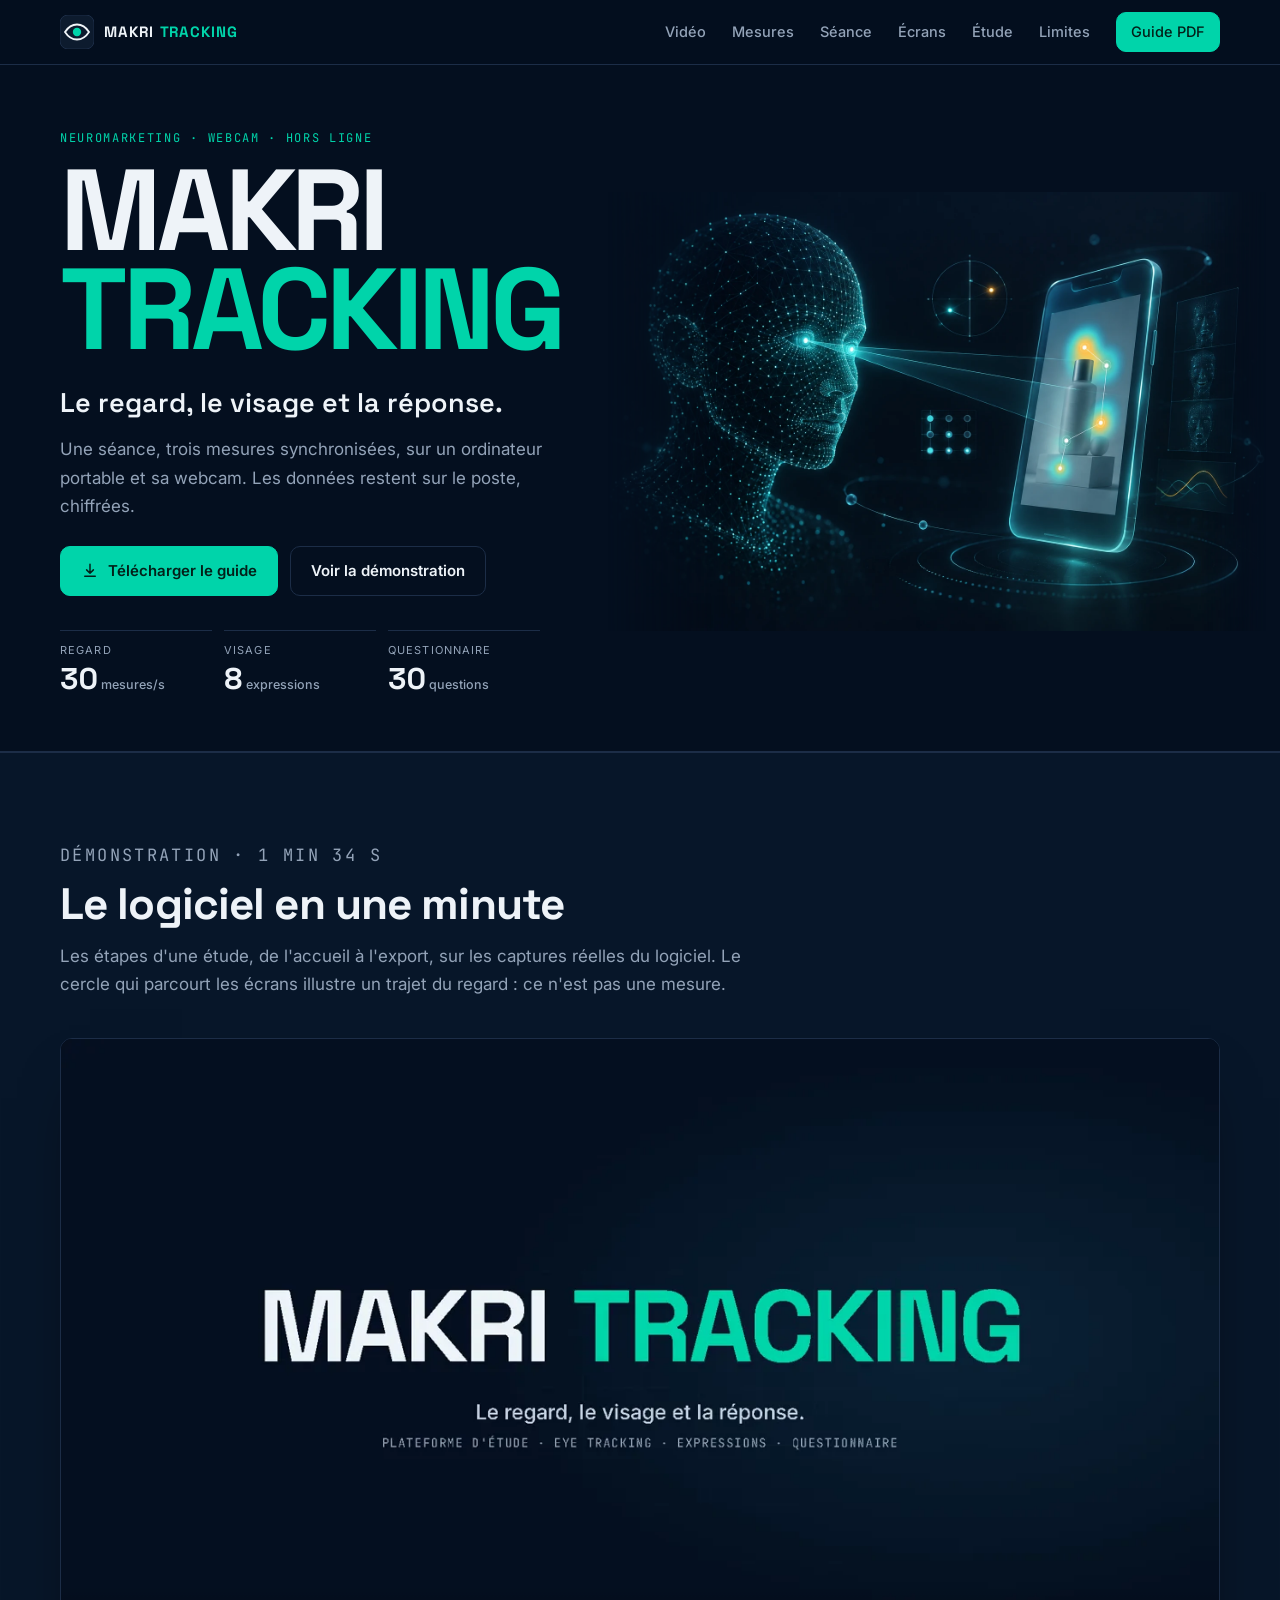
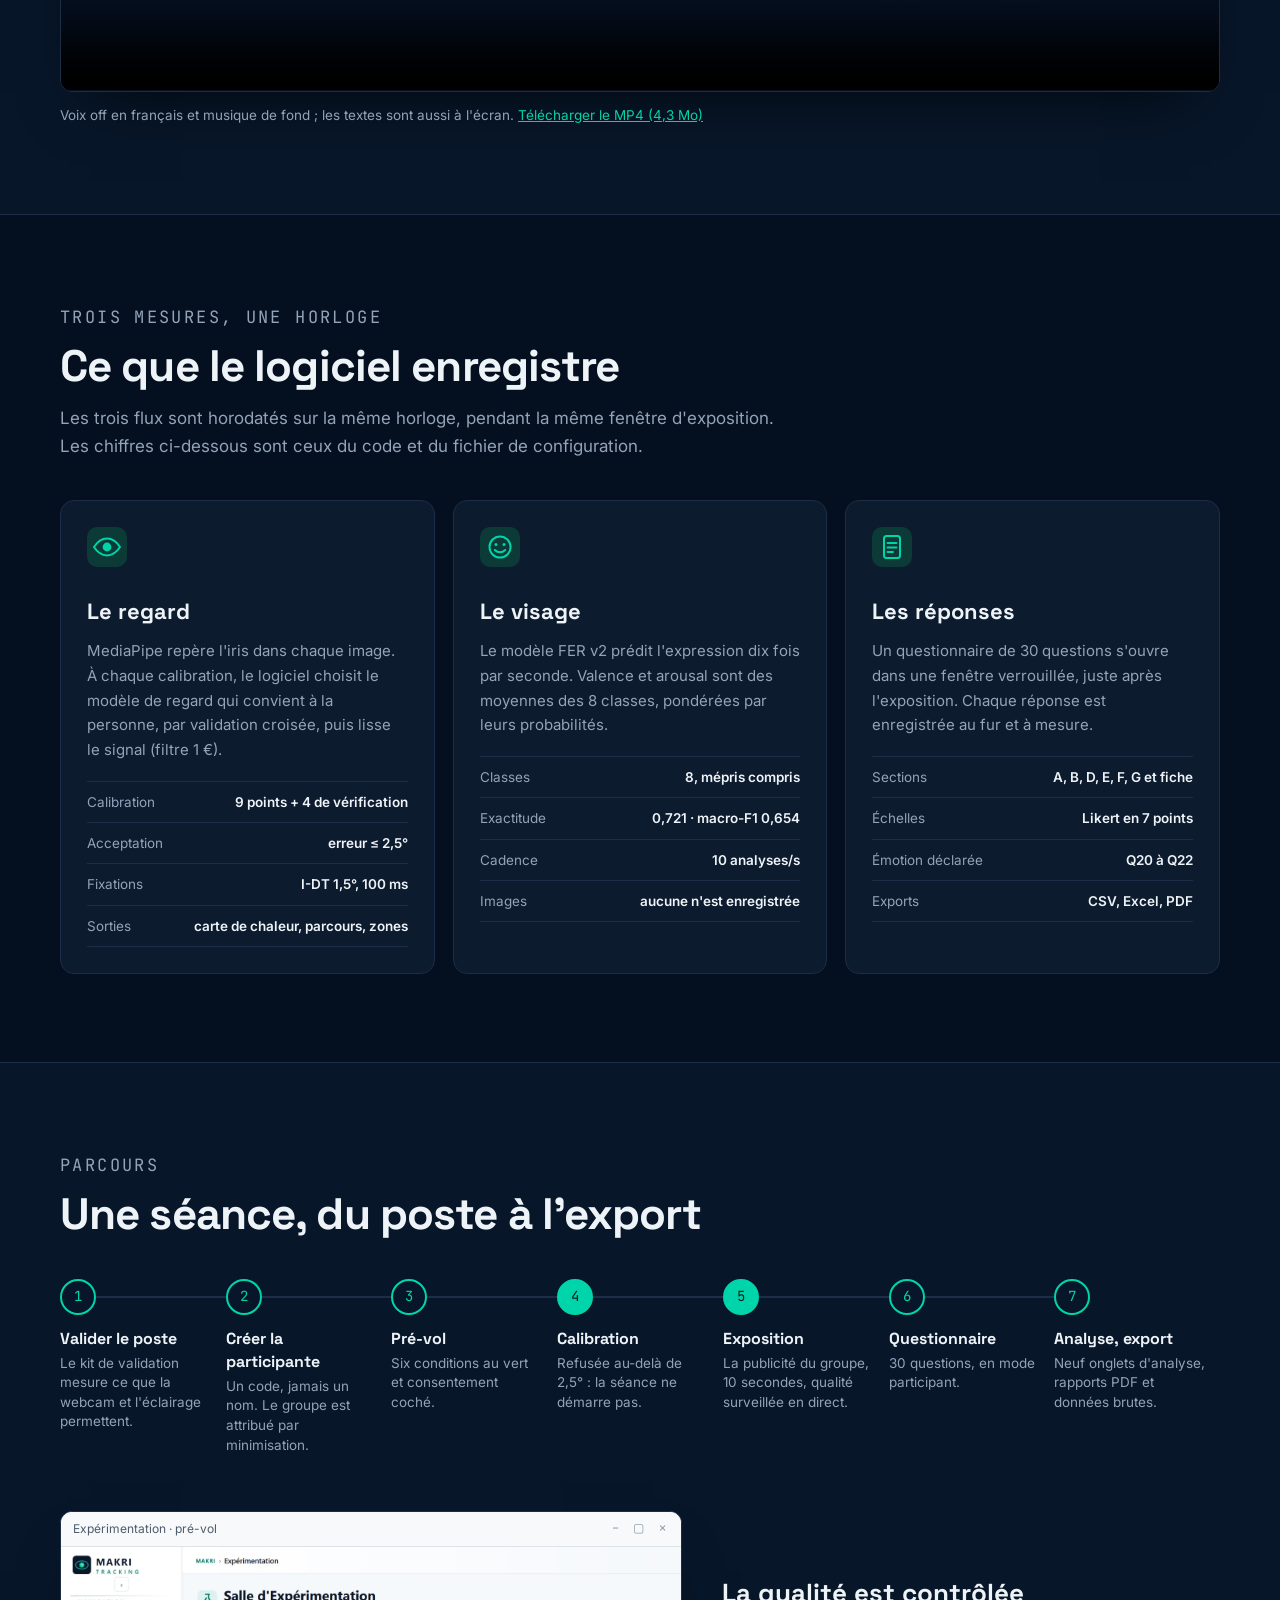
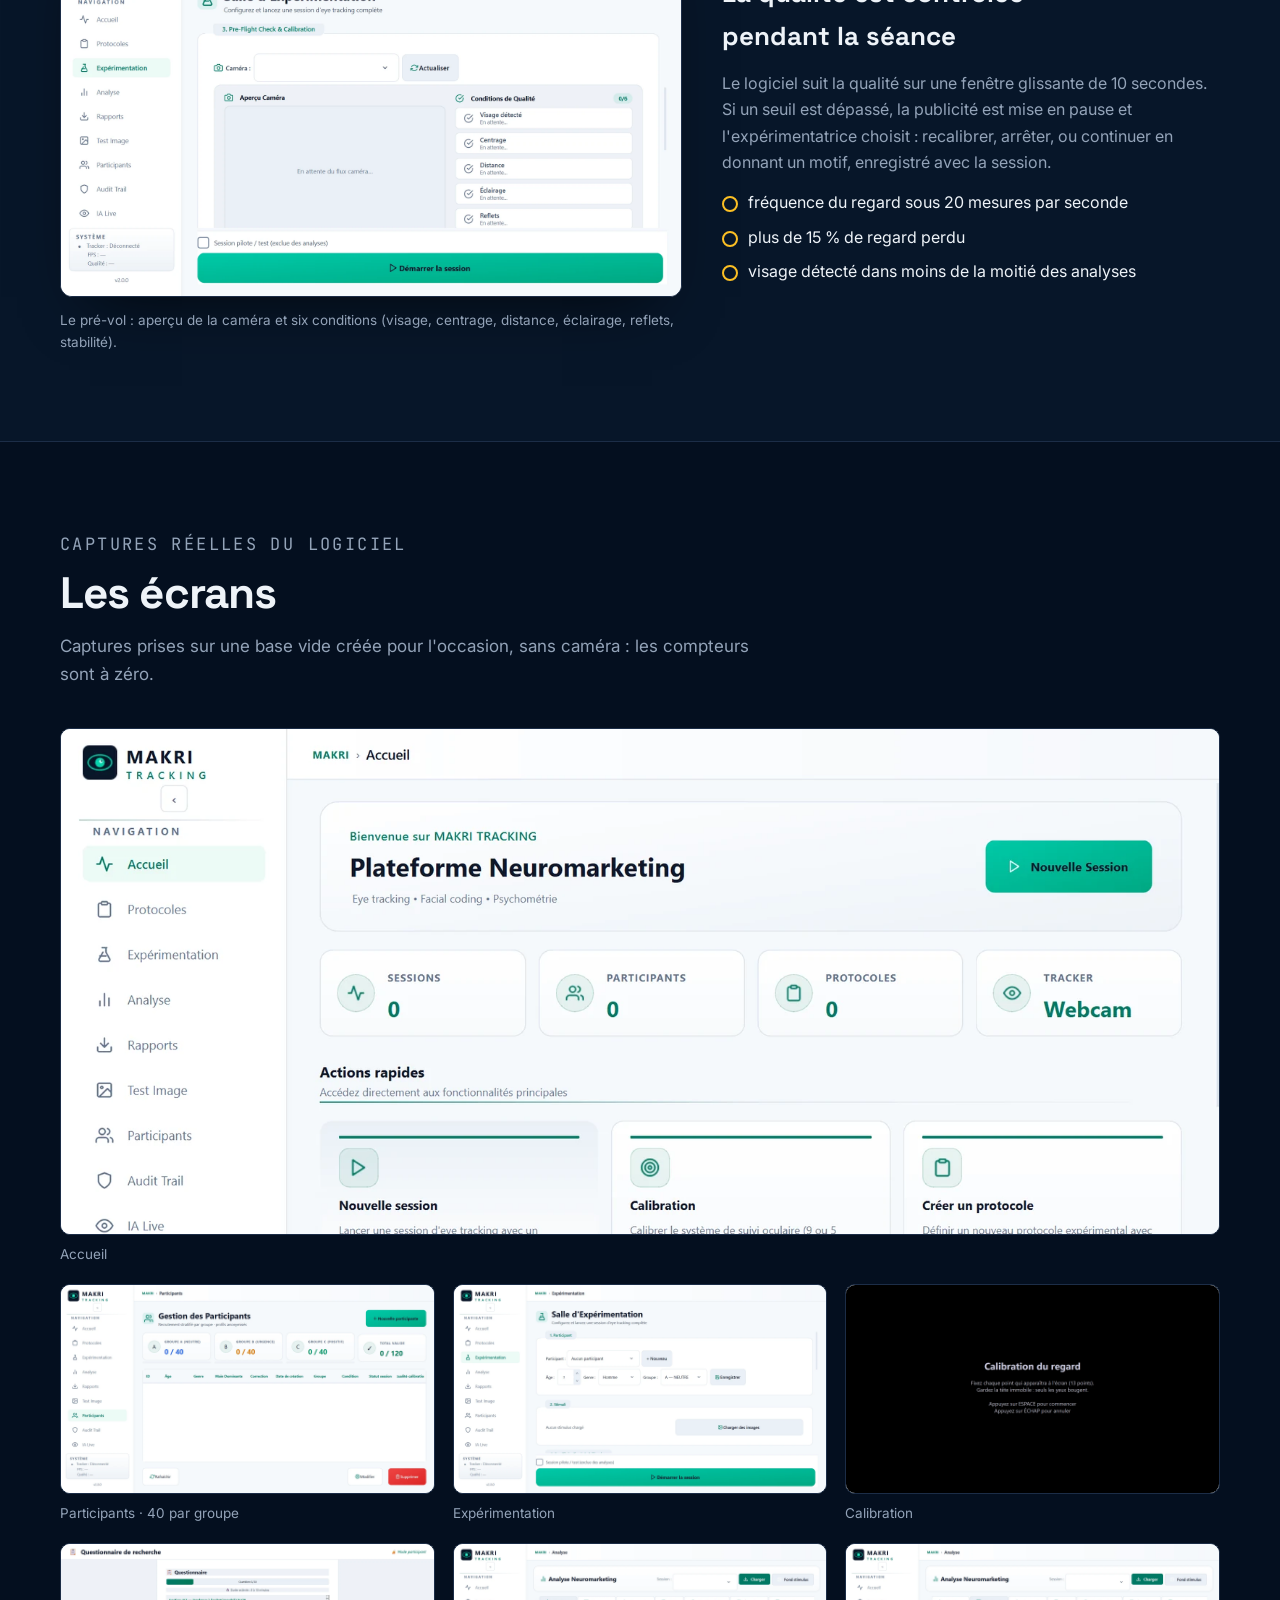
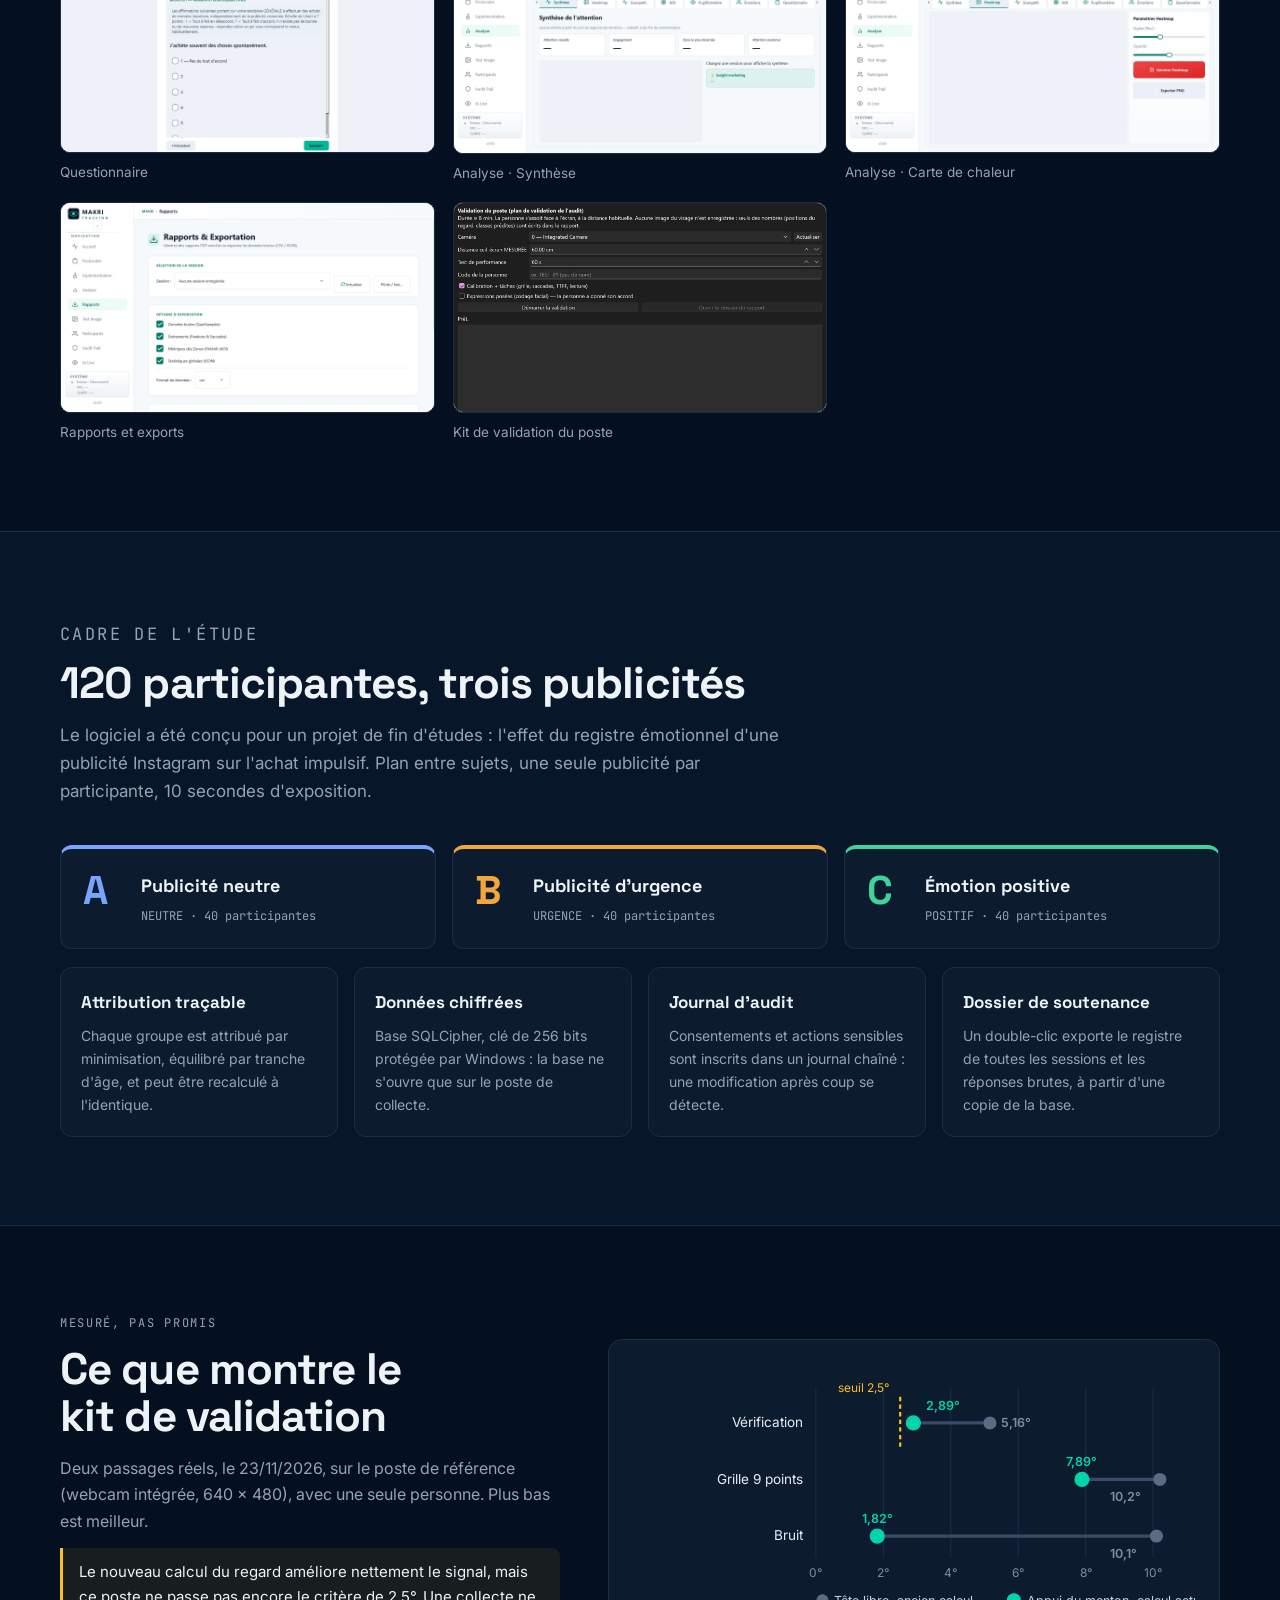
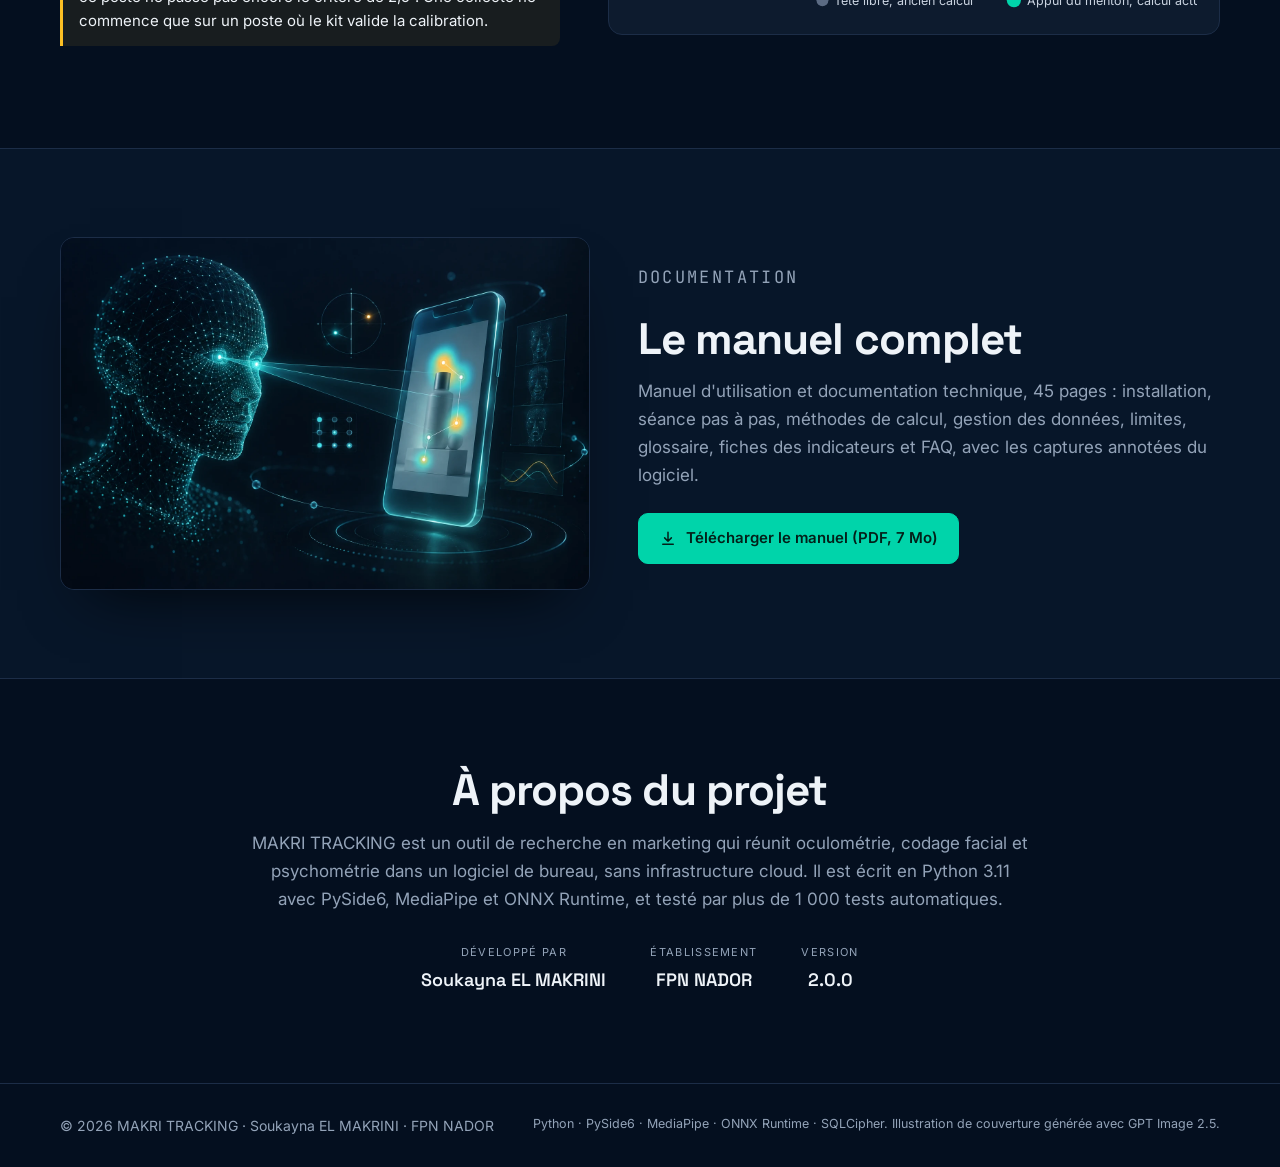
<file: index.html>
<!DOCTYPE html>
<html lang="fr">
<head>
    <meta charset="UTF-8">
    <meta name="viewport" content="width=device-width, initial-scale=1.0, viewport-fit=cover">
    <title>MAKRI TRACKING · Eye tracking, codage facial et questionnaire sur webcam</title>
    <meta name="description" content="MAKRI TRACKING enregistre le regard, l'expression du visage et les réponses à un questionnaire dans une seule séance synchronisée, sur un ordinateur portable et sa webcam, sans connexion à Internet.">
    <meta name="theme-color" content="#040F1F">
    <meta property="og:title" content="MAKRI TRACKING">
    <meta property="og:description" content="Le regard, le visage et la réponse : une étude de neuromarketing complète sur webcam.">
    <meta property="og:image" content="https://artgonmedia2-dev.github.io/MAKRI-TRAKING/static/img/cover.webp">
    <link rel="preconnect" href="https://fonts.googleapis.com">
    <link rel="preconnect" href="https://fonts.gstatic.com" crossorigin>
    <link href="https://fonts.googleapis.com/css2?family=Inter:wght@400;500;600&family=JetBrains+Mono:wght@400;500&family=Space+Grotesk:wght@500;600;700&display=swap" rel="stylesheet">
    <link rel="stylesheet" href="static/style.css">
</head>
<body>
<a class="skip" href="#contenu">Aller au contenu</a>

<header class="topbar" id="haut">
  <div class="wrap bar-in">
    <a class="brand" href="#haut" aria-label="MAKRI TRACKING, retour en haut">
      <svg viewBox="0 0 34 34" width="34" height="34" aria-hidden="true"><rect width="34" height="34" rx="8" fill="#0D1B2E" stroke="#1C2D47"/><path d="M5 17c3.2-5 7.2-7.5 12-7.5S25.8 12 29 17c-3.2 5-7.2 7.5-12 7.5S8.2 22 5 17z" fill="none" stroke="#F1F5F9" stroke-width="1.8"/><circle cx="17" cy="17" r="4.2" fill="#00D4AA"/></svg>
      <span>MAKRI<b>TRACKING</b></span>
    </a>
    <button class="menu-btn" type="button" aria-expanded="false" aria-controls="nav" aria-label="Ouvrir le menu">
      <span></span><span></span><span></span>
    </button>
    <nav id="nav" class="nav" aria-label="Navigation principale">
      <a href="#video">Vidéo</a>
<a href="#mesures">Mesures</a>
      <a href="#seance">Séance</a>
      <a href="#ecrans">Écrans</a>
      <a href="#etude">Étude</a>
      <a href="#limites">Limites</a>
      <a class="btn btn-sm" href="static/docs/MANUEL_MAKRI_TRACKING.pdf" target="_blank" rel="noopener">Guide PDF</a>
    </nav>
  </div>
</header>

<main id="contenu">
<!-- ═══════════ HERO ═══════════ -->
<section class="hero">
  <div class="wrap hero-in">
    <div class="hero-text">
      <p class="kicker">Neuromarketing · webcam · hors ligne</p>
      <h1>MAKRI<span>TRACKING</span></h1>
      <p class="tagline">Le regard, le visage et la réponse.</p>
      <p class="lede">Une séance, trois mesures synchronisées, sur un ordinateur portable et sa webcam. Les données restent sur le poste, chiffrées.</p>
      <div class="ctas">
        <a class="btn" href="static/docs/MANUEL_MAKRI_TRACKING.pdf" target="_blank" rel="noopener">
          <svg viewBox="0 0 24 24" width="18" height="18" aria-hidden="true"><path d="M12 3v12m0 0-4.5-4.5M12 15l4.5-4.5M5 19h14" fill="none" stroke="currentColor" stroke-width="2" stroke-linecap="round" stroke-linejoin="round"/></svg>
          Télécharger le guide
        </a>
        <a class="btn btn-ghost" href="#video">Voir la démonstration</a>
      </div>
      <dl class="facts">
        <div><dt>Regard</dt><dd>30<small> mesures/s</small></dd></div>
        <div><dt>Visage</dt><dd>8<small> expressions</small></dd></div>
        <div><dt>Questionnaire</dt><dd>30<small> questions</small></dd></div>
      </dl>
    </div>
    <figure class="hero-art">
      <img src="static/img/cover.webp" width="1536" height="1024" alt="Un visage en nuage de points lumineux pose son regard sur une publicité affichée sur un téléphone, avec carte de chaleur et parcours du regard" fetchpriority="high">
    </figure>
  </div>
</section>

<!-- ═══════════ VIDÉO ═══════════ -->
<section class="section alt" id="video">
  <div class="wrap">
    <header class="sec-head">
      <p class="kicker">Démonstration · 1&nbsp;min&nbsp;34&nbsp;s</p>
      <h2>Le logiciel en une minute</h2>
      <p>Les étapes d'une étude, de l'accueil à l'export, sur les captures réelles du logiciel. Le cercle qui parcourt les écrans illustre un trajet du regard : ce n'est pas une mesure.</p>
    </header>
    <figure class="shot demo">
      <div class="frame">
        <video controls playsinline preload="none" width="1920" height="1080"
               poster="static/video/demo_poster.webp"
               aria-label="Vidéo de démonstration de MAKRI TRACKING, avec voix off en français et musique de fond">
          <source src="static/video/MAKRI_TRACKING_demo.mp4" type="video/mp4">
          <a href="static/video/MAKRI_TRACKING_demo.mp4">Télécharger la vidéo (MP4)</a>
        </video>
      </div>
      <figcaption>Voix off en français et musique de fond ; les textes sont aussi à l'écran. <a href="static/video/MAKRI_TRACKING_demo.mp4" download>Télécharger le MP4 (4,3 Mo)</a></figcaption>
    </figure>
  </div>
</section>

<!-- ═══════════ MESURES ═══════════ -->
<section class="section" id="mesures">
  <div class="wrap">
    <header class="sec-head">
      <p class="kicker">Trois mesures, une horloge</p>
      <h2>Ce que le logiciel enregistre</h2>
      <p>Les trois flux sont horodatés sur la même horloge, pendant la même fenêtre d'exposition. Les chiffres ci-dessous sont ceux du code et du fichier de configuration.</p>
    </header>
    <div class="cards3">
      <article class="mcard">
        <svg class="micon" viewBox="0 0 40 40" aria-hidden="true"><rect width="40" height="40" rx="10" fill="#0B3A37"/><path d="M7 20c3.6-5.6 8-8.4 13-8.4s9.4 2.8 13 8.4c-3.6 5.6-8 8.4-13 8.4S10.6 25.6 7 20z" fill="none" stroke="#00D4AA" stroke-width="2"/><circle cx="20" cy="20" r="4.4" fill="#00D4AA"/></svg>
        <h3>Le regard</h3>
        <p>MediaPipe repère l'iris dans chaque image. À chaque calibration, le logiciel choisit le modèle de regard qui convient à la personne, par validation croisée, puis lisse le signal (filtre 1 €).</p>
        <ul class="specs">
          <li><span>Calibration</span><b>9 points + 4 de vérification</b></li>
          <li><span>Acceptation</span><b>erreur ≤ 2,5°</b></li>
          <li><span>Fixations</span><b>I-DT 1,5°, 100 ms</b></li>
          <li><span>Sorties</span><b>carte de chaleur, parcours, zones</b></li>
        </ul>
      </article>
      <article class="mcard">
        <svg class="micon" viewBox="0 0 40 40" aria-hidden="true"><rect width="40" height="40" rx="10" fill="#0B3A37"/><circle cx="20" cy="20" r="10.5" fill="none" stroke="#00D4AA" stroke-width="2"/><circle cx="16" cy="17.5" r="1.5" fill="#00D4AA"/><circle cx="24" cy="17.5" r="1.5" fill="#00D4AA"/><path d="M14.8 23c3 3 7.4 3 10.4 0" fill="none" stroke="#00D4AA" stroke-width="2" stroke-linecap="round"/></svg>
        <h3>Le visage</h3>
        <p>Le modèle FER v2 prédit l'expression dix fois par seconde. Valence et arousal sont des moyennes des 8 classes, pondérées par leurs probabilités.</p>
        <ul class="specs">
          <li><span>Classes</span><b>8, mépris compris</b></li>
          <li><span>Exactitude</span><b>0,721 · macro-F1 0,654</b></li>
          <li><span>Cadence</span><b>10 analyses/s</b></li>
          <li><span>Images</span><b>aucune n'est enregistrée</b></li>
        </ul>
      </article>
      <article class="mcard">
        <svg class="micon" viewBox="0 0 40 40" aria-hidden="true"><rect width="40" height="40" rx="10" fill="#0B3A37"/><rect x="12" y="9" width="16" height="22" rx="2.5" fill="none" stroke="#00D4AA" stroke-width="2"/><path d="M15.5 16h9M15.5 20.5h9M15.5 25h5.5" stroke="#00D4AA" stroke-width="1.8" stroke-linecap="round"/></svg>
        <h3>Les réponses</h3>
        <p>Un questionnaire de 30 questions s'ouvre dans une fenêtre verrouillée, juste après l'exposition. Chaque réponse est enregistrée au fur et à mesure.</p>
        <ul class="specs">
          <li><span>Sections</span><b>A, B, D, E, F, G et fiche</b></li>
          <li><span>Échelles</span><b>Likert en 7 points</b></li>
          <li><span>Émotion déclarée</span><b>Q20 à Q22</b></li>
          <li><span>Exports</span><b>CSV, Excel, PDF</b></li>
        </ul>
      </article>
    </div>
  </div>
</section>

<!-- ═══════════ SÉANCE ═══════════ -->
<section class="section alt" id="seance">
  <div class="wrap">
    <header class="sec-head">
      <p class="kicker">Parcours</p>
      <h2>Une séance, du poste à l'export</h2>
    </header>
    <ol class="track">
      <li><span class="dot">1</span><b>Valider le poste</b><span>Le kit de validation mesure ce que la webcam et l'éclairage permettent.</span></li>
      <li><span class="dot">2</span><b>Créer la participante</b><span>Un code, jamais un nom. Le groupe est attribué par minimisation.</span></li>
      <li><span class="dot">3</span><b>Pré-vol</b><span>Six conditions au vert et consentement coché.</span></li>
      <li class="key"><span class="dot">4</span><b>Calibration</b><span>Refusée au-delà de 2,5° : la séance ne démarre pas.</span></li>
      <li class="key"><span class="dot">5</span><b>Exposition</b><span>La publicité du groupe, 10 secondes, qualité surveillée en direct.</span></li>
      <li><span class="dot">6</span><b>Questionnaire</b><span>30 questions, en mode participant.</span></li>
      <li><span class="dot">7</span><b>Analyse, export</b><span>Neuf onglets d'analyse, rapports PDF et données brutes.</span></li>
    </ol>
    <div class="split">
      <figure class="shot">
        <div class="frame"><div class="fbar"><span>Expérimentation · pré-vol</span><span aria-hidden="true">– ▢ ✕</span></div>
          <img src="static/img/w_exp_preflight.webp" width="1600" height="900" loading="lazy" alt="Écran de pré-vol : aperçu de la caméra et six conditions de qualité"></div>
        <figcaption>Le pré-vol : aperçu de la caméra et six conditions (visage, centrage, distance, éclairage, reflets, stabilité).</figcaption>
      </figure>
      <div class="split-text">
        <h3>La qualité est contrôlée pendant la séance</h3>
        <p>Le logiciel suit la qualité sur une fenêtre glissante de 10 secondes. Si un seuil est dépassé, la publicité est mise en pause et l'expérimentatrice choisit : recalibrer, arrêter, ou continuer en donnant un motif, enregistré avec la session.</p>
        <ul class="ticks">
          <li>fréquence du regard sous 20 mesures par seconde</li>
          <li>plus de 15 % de regard perdu</li>
          <li>visage détecté dans moins de la moitié des analyses</li>
        </ul>
      </div>
    </div>
  </div>
</section>

<!-- ═══════════ ÉCRANS ═══════════ -->
<section class="section" id="ecrans">
  <div class="wrap">
    <header class="sec-head">
      <p class="kicker">Captures réelles du logiciel</p>
      <h2>Les écrans</h2>
      <p>Captures prises sur une base vide créée pour l'occasion, sans caméra : les compteurs sont à zéro.</p>
    </header>
    <div class="gallery">
      <figure class="g-wide"><img src="static/img/w_accueil.webp" width="1600" height="900" loading="lazy" alt="Page d'accueil"><figcaption>Accueil</figcaption></figure>
      <figure><img src="static/img/w_participants.webp" width="1600" height="900" loading="lazy" alt="Page Participants, recrutement par groupe sur 40"><figcaption>Participants · 40 par groupe</figcaption></figure>
      <figure><img src="static/img/w_experimentation.webp" width="1600" height="900" loading="lazy" alt="Page Expérimentation"><figcaption>Expérimentation</figcaption></figure>
      <figure><img src="static/img/c_calibration.webp" width="1600" height="900" loading="lazy" alt="Écran d'accueil de la calibration en plein écran"><figcaption>Calibration</figcaption></figure>
      <figure><img src="static/img/k_q06_likert.webp" width="1600" height="1000" loading="lazy" alt="Question 6 du questionnaire en mode participant"><figcaption>Questionnaire</figcaption></figure>
      <figure><img src="static/img/w_analyse.webp" width="1600" height="900" loading="lazy" alt="Page Analyse, onglet Synthèse"><figcaption>Analyse · Synthèse</figcaption></figure>
      <figure><img src="static/img/w_analyse_heatmap.webp" width="1600" height="900" loading="lazy" alt="Onglet carte de chaleur"><figcaption>Analyse · Carte de chaleur</figcaption></figure>
      <figure><img src="static/img/w_rapports.webp" width="1600" height="900" loading="lazy" alt="Page Rapports et exports"><figcaption>Rapports et exports</figcaption></figure>
      <figure><img src="static/img/v_kit.webp" width="1400" height="891" loading="lazy" alt="Kit de validation du poste"><figcaption>Kit de validation du poste</figcaption></figure>
    </div>
  </div>
</section>

<!-- ═══════════ ÉTUDE ═══════════ -->
<section class="section alt" id="etude">
  <div class="wrap">
    <header class="sec-head">
      <p class="kicker">Cadre de l'étude</p>
      <h2>120 participantes, trois publicités</h2>
      <p>Le logiciel a été conçu pour un projet de fin d'études : l'effet du registre émotionnel d'une publicité Instagram sur l'achat impulsif. Plan entre sujets, une seule publicité par participante, 10 secondes d'exposition.</p>
    </header>
    <div class="groups">
      <div class="grp a"><span class="gl">A</span><b>Publicité neutre</b><span>NEUTRE · 40 participantes</span></div>
      <div class="grp b"><span class="gl">B</span><b>Publicité d'urgence</b><span>URGENCE · 40 participantes</span></div>
      <div class="grp c"><span class="gl">C</span><b>Émotion positive</b><span>POSITIF · 40 participantes</span></div>
    </div>
    <div class="cards4">
      <div class="fcard"><h3>Attribution traçable</h3><p>Chaque groupe est attribué par minimisation, équilibré par tranche d'âge, et peut être recalculé à l'identique.</p></div>
      <div class="fcard"><h3>Données chiffrées</h3><p>Base SQLCipher, clé de 256 bits protégée par Windows : la base ne s'ouvre que sur le poste de collecte.</p></div>
      <div class="fcard"><h3>Journal d'audit</h3><p>Consentements et actions sensibles sont inscrits dans un journal chaîné : une modification après coup se détecte.</p></div>
      <div class="fcard"><h3>Dossier de soutenance</h3><p>Un double-clic exporte le registre de toutes les sessions et les réponses brutes, à partir d'une copie de la base.</p></div>
    </div>
  </div>
</section>

<!-- ═══════════ LIMITES ═══════════ -->
<section class="section" id="limites">
  <div class="wrap limits">
    <div>
      <p class="kicker">Mesuré, pas promis</p>
      <h2>Ce que montre le kit de validation</h2>
      <p>Deux passages réels, le 23/11/2026, sur le poste de référence (webcam intégrée, 640 × 480), avec une seule personne. Plus bas est meilleur.</p>
      <p class="note">Le nouveau calcul du regard améliore nettement le signal, mais ce poste ne passe pas encore le critère de 2,5°. Une collecte ne commence que sur un poste où le kit valide la calibration.</p>
    </div>
    <figure class="chart">
      <svg viewBox="0 0 520 230" role="img" aria-label="Erreur de vérification de 5,16 à 2,89 degrés, seuil 2,5 ; erreur sur la grille de 10,2 à 7,89 ; bruit de 10,1 à 1,82">
        <g stroke="#1C2D47" stroke-width="1">
          <line x1="170" y1="24" x2="170" y2="180"/><line x1="232" y1="24" x2="232" y2="180"/><line x1="294" y1="24" x2="294" y2="180"/><line x1="356" y1="24" x2="356" y2="180"/><line x1="418" y1="24" x2="418" y2="180"/><line x1="480" y1="24" x2="480" y2="180"/>
        </g>
        <g font-size="11" fill="#7F8EA3" text-anchor="middle" font-family="Inter, sans-serif">
          <text x="170" y="198">0°</text><text x="232" y="198">2°</text><text x="294" y="198">4°</text><text x="356" y="198">6°</text><text x="418" y="198">8°</text><text x="480" y="198">10°</text>
        </g>
        <line x1="247.5" y1="32" x2="247.5" y2="78" stroke="#FBBF24" stroke-width="2" stroke-dasharray="4 3"/>
        <text x="190" y="28" font-size="11" fill="#FBBF24" font-family="Inter, sans-serif">seuil 2,5°</text>
        <g font-size="12.5" fill="#E7EDF5" text-anchor="end" font-family="Inter, sans-serif">
          <text x="158" y="60">Vérification</text><text x="158" y="112">Grille 9 points</text><text x="158" y="164">Bruit</text>
        </g>
        <g stroke="#3A4B66" stroke-width="3"><line x1="259.6" y1="56" x2="330" y2="56"/><line x1="414.6" y1="108" x2="486.2" y2="108"/><line x1="226.4" y1="160" x2="483.1" y2="160"/></g>
        <g fill="#5B6B83"><circle cx="330" cy="56" r="6"/><circle cx="486.2" cy="108" r="6"/><circle cx="483.1" cy="160" r="6"/></g>
        <g fill="#00D4AA"><circle cx="259.6" cy="56" r="7"/><circle cx="414.6" cy="108" r="7"/><circle cx="226.4" cy="160" r="7"/></g>
        <g font-size="11.5" font-weight="600" font-family="Inter, sans-serif">
          <text x="340" y="60" fill="#7F8EA3">5,16°</text><text x="271" y="44" fill="#00D4AA">2,89°</text>
          <text x="414.6" y="96" fill="#00D4AA" text-anchor="middle">7,89°</text><text x="440" y="128" fill="#7F8EA3">10,2°</text>
          <text x="226.4" y="148" fill="#00D4AA" text-anchor="middle">1,82°</text><text x="440" y="180" fill="#7F8EA3">10,1°</text>
        </g>
        <g font-size="11.5" font-family="Inter, sans-serif" fill="#C9D3E0">
          <circle cx="176" cy="219" r="5.5" fill="#5B6B83"/><text x="187" y="223">Tête libre, ancien calcul</text>
          <circle cx="352" cy="219" r="6.5" fill="#00D4AA"/><text x="364" y="223">Appui du menton, calcul actuel</text>
        </g>
      </svg>
    </figure>
  </div>
</section>

<!-- ═══════════ DOCUMENTATION ═══════════ -->
<section class="section alt" id="documentation">
  <div class="wrap doc">
    <img class="doc-cover" src="static/img/cover.webp" width="1536" height="1024" loading="lazy" alt="">
    <div>
      <p class="kicker">Documentation</p>
      <h2>Le manuel complet</h2>
      <p>Manuel d'utilisation et documentation technique, 45 pages : installation, séance pas à pas, méthodes de calcul, gestion des données, limites, glossaire, fiches des indicateurs et FAQ, avec les captures annotées du logiciel.</p>
      <a class="btn" href="static/docs/MANUEL_MAKRI_TRACKING.pdf" target="_blank" rel="noopener">
        <svg viewBox="0 0 24 24" width="18" height="18" aria-hidden="true"><path d="M12 3v12m0 0-4.5-4.5M12 15l4.5-4.5M5 19h14" fill="none" stroke="currentColor" stroke-width="2" stroke-linecap="round" stroke-linejoin="round"/></svg>
        Télécharger le manuel (PDF, 7 Mo)
      </a>
    </div>
  </div>
</section>

<!-- ═══════════ À PROPOS ═══════════ -->
<section class="section" id="about">
  <div class="wrap about">
    <h2>À propos du projet</h2>
    <p>MAKRI TRACKING est un outil de recherche en marketing qui réunit oculométrie, codage facial et psychométrie dans un logiciel de bureau, sans infrastructure cloud. Il est écrit en Python 3.11 avec PySide6, MediaPipe et ONNX Runtime, et testé par plus de 1 000 tests automatiques.</p>
    <dl class="credits">
      <div><dt>Développé par</dt><dd>Soukayna EL MAKRINI</dd></div>
      <div><dt>Établissement</dt><dd>FPN NADOR</dd></div>
      <div><dt>Version</dt><dd>2.0.0</dd></div>
    </dl>
  </div>
</section>
</main>

<footer class="foot">
  <div class="wrap foot-in">
    <p>&copy; <span id="annee">2026</span> MAKRI TRACKING · Soukayna EL MAKRINI · FPN NADOR</p>
    <p class="small">Python · PySide6 · MediaPipe · ONNX Runtime · SQLCipher. Illustration de couverture générée avec GPT Image 2.5.</p>
  </div>
</footer>

<script src="static/script.js"></script>
</body>
</html>
</file>
<file: static/style.css>
/* MAKRI TRACKING — page de présentation.
   Univers sombre du logiciel (bleu nuit, turquoise), mêmes polices que le manuel.
   Mise en page : colonne de 1200 px, sections alternées, captures réelles en cadres de fenêtre. */
:root {
  --bg: #040F1F;
  --bg-alt: #071629;
  --surface: #0D1B2E;
  --line: #1C2D47;
  --ink: #EEF3F8;
  --muted: #93A3B8;
  --accent: #00D4AA;
  --accent-ink: #032019;
  --accent-soft: #0B3A37;
  --warn: #FBBF24;
  --ga: #7AA5FF;
  --gb: #F2A63B;
  --gc: #3FD39C;
  --font-display: "Space Grotesk", "Segoe UI", system-ui, sans-serif;
  --font-body: "Inter", "Segoe UI", system-ui, sans-serif;
  --font-mono: "JetBrains Mono", Consolas, monospace;
  color-scheme: dark;
}
* { box-sizing: border-box; }
html { scroll-behavior: smooth; scroll-padding-top: 72px; }
body { margin: 0; background: var(--bg); color: var(--ink); font-family: var(--font-body); font-size: 16px; line-height: 1.65; overflow-x: hidden; }
img { max-width: 100%; height: auto; display: block; }
a { color: var(--accent); }
a:focus-visible, button:focus-visible { outline: 2px solid var(--accent); outline-offset: 3px; border-radius: 4px; }
h1, h2, h3 { font-family: var(--font-display); text-wrap: balance; margin: 0; }
p { margin: 0 0 14px; }
.wrap { max-width: 1200px; margin: 0 auto; padding-left: max(20px, env(safe-area-inset-left, 0px)); padding-right: max(20px, env(safe-area-inset-right, 0px)); }
.skip { position: absolute; left: -999px; top: 8px; background: var(--accent); color: var(--accent-ink); padding: 8px 14px; border-radius: 6px; z-index: 100; }
.skip:focus { left: 12px; }
.kicker { font-family: var(--font-mono); font-size: 12px; letter-spacing: .14em; text-transform: uppercase; color: var(--accent); margin: 0 0 12px; }

/* Barre de navigation */
.topbar { position: sticky; top: 0; z-index: 50; background: rgba(4, 15, 31, .82); backdrop-filter: blur(12px); -webkit-backdrop-filter: blur(12px); border-bottom: 1px solid var(--line); padding-top: env(safe-area-inset-top, 0px); }
.bar-in { display: flex; align-items: center; justify-content: space-between; height: 64px; gap: 16px; }
.brand { display: flex; align-items: center; gap: 10px; color: var(--ink); text-decoration: none; font-family: var(--font-display); font-weight: 700; letter-spacing: .06em; font-size: 15px; }
.brand b { color: var(--accent); margin-left: 6px; }
.nav { display: flex; align-items: center; gap: 26px; }
.nav a { color: var(--muted); text-decoration: none; font-size: 14.5px; font-weight: 500; }
.nav a:hover { color: var(--ink); }
.menu-btn { display: none; background: none; border: 1px solid var(--line); border-radius: 8px; width: 42px; height: 38px; padding: 9px; cursor: pointer; flex-direction: column; justify-content: space-between; }
.menu-btn span { display: block; height: 2px; background: var(--ink); border-radius: 2px; transition: transform .2s, opacity .2s; }

/* Boutons */
.btn { display: inline-flex; align-items: center; gap: 9px; background: var(--accent); color: var(--accent-ink) !important; font-weight: 600; font-size: 15px; text-decoration: none; padding: 12px 20px; border-radius: 10px; border: 1px solid var(--accent); transition: transform .15s, box-shadow .15s; }
.btn:hover { transform: translateY(-1px); box-shadow: 0 10px 24px -10px rgba(0, 212, 170, .6); }
.btn-sm { padding: 7px 14px; font-size: 13.5px; }
.btn-ghost { background: transparent; color: var(--ink) !important; border-color: var(--line); }
.btn-ghost:hover { border-color: var(--accent); box-shadow: none; }

/* Hero */
.hero { position: relative; overflow: hidden; border-bottom: 1px solid var(--line); }
.hero-in { display: grid; grid-template-columns: minmax(0, 1fr) minmax(0, 1.05fr); gap: 32px; align-items: center; padding-block: 64px 56px; }
.hero h1 { font-size: clamp(56px, 9vw, 120px); line-height: .86; letter-spacing: -.045em; font-weight: 700; margin: 0 0 22px; }
.hero h1 span { display: block; color: var(--accent); }
.tagline { font-family: var(--font-display); font-size: clamp(20px, 2.3vw, 27px); font-weight: 600; margin: 0 0 10px; }
.lede { color: var(--muted); font-size: 17px; max-width: 46ch; margin-bottom: 26px; }
.ctas { display: flex; flex-wrap: wrap; gap: 12px; margin-bottom: 34px; }
.facts { display: grid; grid-template-columns: repeat(3, minmax(0, 1fr)); gap: 12px; margin: 0; max-width: 480px; }
.facts div { border-top: 1px solid var(--line); padding-top: 10px; }
.facts dt { font-size: 11px; letter-spacing: .1em; text-transform: uppercase; color: var(--muted); }
.facts dd { margin: 2px 0 0; font-family: var(--font-display); font-size: 30px; font-weight: 700; line-height: 1.1; font-variant-numeric: tabular-nums; }
.facts small { font-family: var(--font-body); font-size: 12.5px; font-weight: 500; color: var(--muted); }
.hero-art { margin: 0 -8% 0 -6%; }
.hero-art img { width: 100%; aspect-ratio: 3 / 2; object-fit: cover; -webkit-mask-image: linear-gradient(to right, transparent 0, #000 20%, #000 90%, transparent 100%); mask-image: linear-gradient(to right, transparent 0, #000 20%, #000 90%, transparent 100%); }

/* Sections */
.section { padding-block: 88px; }
.section.alt { background: var(--bg-alt); border-block: 1px solid var(--line); }
.sec-head { max-width: 720px; margin-bottom: 40px; }
.sec-head h2, .limits h2, .doc h2, .about h2 { font-size: clamp(30px, 4vw, 44px); letter-spacing: -.02em; line-height: 1.08; margin-bottom: 14px; }
.sec-head p { color: var(--muted); font-size: 17px; }

/* Mesures */
.cards3 { display: grid; grid-template-columns: repeat(3, minmax(0, 1fr)); gap: 18px; }
.mcard { background: var(--surface); border: 1px solid var(--line); border-radius: 14px; padding: 26px; min-width: 0; }
.micon { width: 40px; height: 40px; margin-bottom: 18px; }
.mcard h3 { font-size: 22px; margin-bottom: 10px; }
.mcard p { color: var(--muted); font-size: 15px; }
.specs { list-style: none; padding: 0; margin: 18px 0 0; border-top: 1px solid var(--line); }
.specs li { display: flex; justify-content: space-between; gap: 12px; padding: 9px 0; border-bottom: 1px solid var(--line); font-size: 13.5px; }
.specs span { color: var(--muted); }
.specs b { font-weight: 600; text-align: right; }

/* Parcours */
.track { list-style: none; padding: 0; margin: 0 0 56px; display: grid; grid-template-columns: repeat(7, minmax(0, 1fr)); }
.track li { position: relative; padding-right: 14px; font-size: 13.5px; line-height: 1.45; }
.track li::before { content: ""; position: absolute; top: 17px; left: 36px; right: 0; height: 2px; background: var(--line); }
.track li:last-child::before { display: none; }
.track .dot { position: relative; z-index: 1; display: grid; place-items: center; width: 36px; height: 36px; border-radius: 50%; border: 2px solid var(--accent); background: var(--bg-alt); color: var(--accent); font-family: var(--font-mono); font-size: 14px; margin-bottom: 12px; }
.track .key .dot { background: var(--accent); color: var(--accent-ink); }
.track b { display: block; font-family: var(--font-display); font-size: 16px; margin-bottom: 4px; }
.track span:not(.dot) { color: var(--muted); }
.split { display: grid; grid-template-columns: minmax(0, 1.25fr) minmax(0, 1fr); gap: 40px; align-items: center; }
.split-text h3 { font-size: 26px; margin-bottom: 12px; }
.split-text p { color: var(--muted); }
.ticks { list-style: none; padding: 0; margin: 0; }
.ticks li { position: relative; padding-left: 26px; margin-bottom: 8px; }
.ticks li::before { content: ""; position: absolute; left: 0; top: 7px; width: 12px; height: 12px; border-radius: 50%; border: 2px solid var(--warn); }

/* Captures */
.shot { margin: 0; }
.frame { border: 1px solid var(--line); border-radius: 12px; overflow: hidden; background: #E6ECEF; box-shadow: 0 30px 60px -30px rgba(0, 0, 0, .7); }
.fbar { display: flex; justify-content: space-between; padding: 7px 12px; font-size: 12px; color: #4E5D6C; background: #F7F9FA; border-bottom: 1px solid #DDE4E6; }
.fbar span:last-child { letter-spacing: .3em; color: #8A97A5; font-family: var(--font-mono); }
.shot figcaption { color: var(--muted); font-size: 13.5px; margin-top: 12px; }
.demo .frame { background: var(--bg); }
.demo video { display: block; width: 100%; height: auto; aspect-ratio: 16 / 9; background: var(--bg); }
.demo figcaption a { color: var(--accent); }
.gallery { display: grid; grid-template-columns: repeat(3, minmax(0, 1fr)); gap: 18px; }
.gallery figure { margin: 0; min-width: 0; }
.gallery img { width: 100%; aspect-ratio: 16 / 9; object-fit: cover; object-position: top left; border-radius: 10px; border: 1px solid var(--line); background: #E6ECEF; transition: transform .2s; }
.gallery figure:hover img { transform: translateY(-3px); }
.gallery figcaption { font-size: 13.5px; color: var(--muted); margin-top: 8px; }
.gallery .g-wide { grid-column: span 3; }
.gallery .g-wide img { aspect-ratio: 16 / 7; }

/* Étude */
.groups { display: grid; grid-template-columns: repeat(3, minmax(0, 1fr)); gap: 16px; margin-bottom: 18px; }
.grp { position: relative; background: var(--surface); border: 1px solid var(--line); border-top: 4px solid var(--gc); border-radius: 12px; padding: 22px 22px 20px 80px; min-height: 96px; }
.grp.a { border-top-color: var(--ga); } .grp.b { border-top-color: var(--gb); }
.grp .gl { position: absolute; left: 22px; top: 22px; font-family: var(--font-display); font-weight: 700; font-size: 40px; line-height: 1; color: var(--gc); }
.grp.a .gl { color: var(--ga); } .grp.b .gl { color: var(--gb); }
.grp b { display: block; font-family: var(--font-display); font-size: 18px; }
.grp span:last-child { font-family: var(--font-mono); font-size: 12px; color: var(--muted); }
.cards4 { display: grid; grid-template-columns: repeat(4, minmax(0, 1fr)); gap: 16px; }
.fcard { background: var(--surface); border: 1px solid var(--line); border-radius: 12px; padding: 20px; }
.fcard h3 { font-size: 17px; margin-bottom: 8px; }
.fcard p { color: var(--muted); font-size: 14px; margin: 0; }

/* Limites */
.limits { display: grid; grid-template-columns: minmax(0, .9fr) minmax(0, 1.1fr); gap: 48px; align-items: center; }
.limits p { color: var(--muted); }
.note { border-left: 3px solid var(--warn); background: rgba(251, 191, 36, .08); color: var(--ink) !important; padding: 12px 16px; border-radius: 0 8px 8px 0; font-size: 15px; }
.chart { margin: 0; background: var(--surface); border: 1px solid var(--line); border-radius: 14px; padding: 22px; overflow-x: auto; }
.chart svg { width: 100%; min-width: 440px; height: auto; display: block; }

/* Documentation */
.doc { display: grid; grid-template-columns: minmax(0, 1fr) minmax(0, 1.1fr); gap: 48px; align-items: center; }
.doc-cover { border-radius: 14px; border: 1px solid var(--line); aspect-ratio: 3 / 2; object-fit: cover; box-shadow: 0 30px 60px -30px rgba(0, 0, 0, .8); }
.doc p { color: var(--muted); font-size: 17px; margin-bottom: 24px; }

/* À propos */
.about { max-width: 820px; text-align: center; }
.about p { color: var(--muted); font-size: 17px; }
.credits { display: flex; justify-content: center; flex-wrap: wrap; gap: 14px 44px; margin: 30px 0 0; }
.credits dt { font-size: 11px; letter-spacing: .12em; text-transform: uppercase; color: var(--muted); }
.credits dd { margin: 4px 0 0; font-family: var(--font-display); font-weight: 600; font-size: 18px; }

/* Pied de page */
.foot { border-top: 1px solid var(--line); padding-block: 30px calc(30px + env(safe-area-inset-bottom, 0px)); }
.foot-in { display: flex; justify-content: space-between; flex-wrap: wrap; gap: 8px 24px; font-size: 14px; color: var(--muted); }
.foot p { margin: 0; }
.foot .small { font-size: 12.5px; }

/* Responsive */
@media (max-width: 1024px) {
  .hero-in { grid-template-columns: minmax(0, 1fr); padding-block: 44px 24px; }
  .hero-art { margin: 0 -20px; }
  .hero-art img { -webkit-mask-image: linear-gradient(to bottom, #000 80%, transparent 100%); mask-image: linear-gradient(to bottom, #000 80%, transparent 100%); }
  .cards3, .cards4 { grid-template-columns: repeat(2, minmax(0, 1fr)); }
  .track { grid-template-columns: repeat(4, minmax(0, 1fr)); row-gap: 28px; }
  .track li:nth-child(4)::before { display: none; }
  .split, .limits, .doc { grid-template-columns: minmax(0, 1fr); gap: 28px; }
  .gallery { grid-template-columns: repeat(2, minmax(0, 1fr)); }
  .gallery .g-wide { grid-column: span 2; }
}
@media (max-width: 760px) {
  .menu-btn { display: flex; }
  .nav { position: absolute; top: 100%; left: 0; right: 0; flex-direction: column; align-items: stretch; gap: 0; background: var(--bg); border-bottom: 1px solid var(--line); padding: 8px max(20px, env(safe-area-inset-left, 0px)) 16px; display: none; }
  .nav.open { display: flex; }
  .nav a { padding: 12px 0; border-bottom: 1px solid var(--line); font-size: 16px; }
  .nav .btn { margin-top: 12px; justify-content: center; border-bottom: 1px solid var(--accent); }
  .menu-btn[aria-expanded="true"] span:nth-child(1) { transform: translateY(8px) rotate(45deg); }
  .menu-btn[aria-expanded="true"] span:nth-child(2) { opacity: 0; }
  .menu-btn[aria-expanded="true"] span:nth-child(3) { transform: translateY(-8px) rotate(-45deg); }
  .section { padding-block: 60px; }
  .cards3, .cards4, .groups, .gallery { grid-template-columns: minmax(0, 1fr); }
  .gallery .g-wide { grid-column: auto; }
  .gallery .g-wide img { aspect-ratio: 16 / 9; }
  .track { grid-template-columns: minmax(0, 1fr); row-gap: 18px; }
  .track li { display: grid; grid-template-columns: 48px minmax(0, 1fr); padding-right: 0; }
  .track li::before { display: none; }
  .track .dot { grid-row: span 2; margin: 0; }
  .facts dd { font-size: 24px; }
  .foot-in { flex-direction: column; }
}
@media (prefers-reduced-motion: reduce) {
  html { scroll-behavior: auto; }
  .btn, .gallery img, .menu-btn span { transition: none; }
}
</file>
